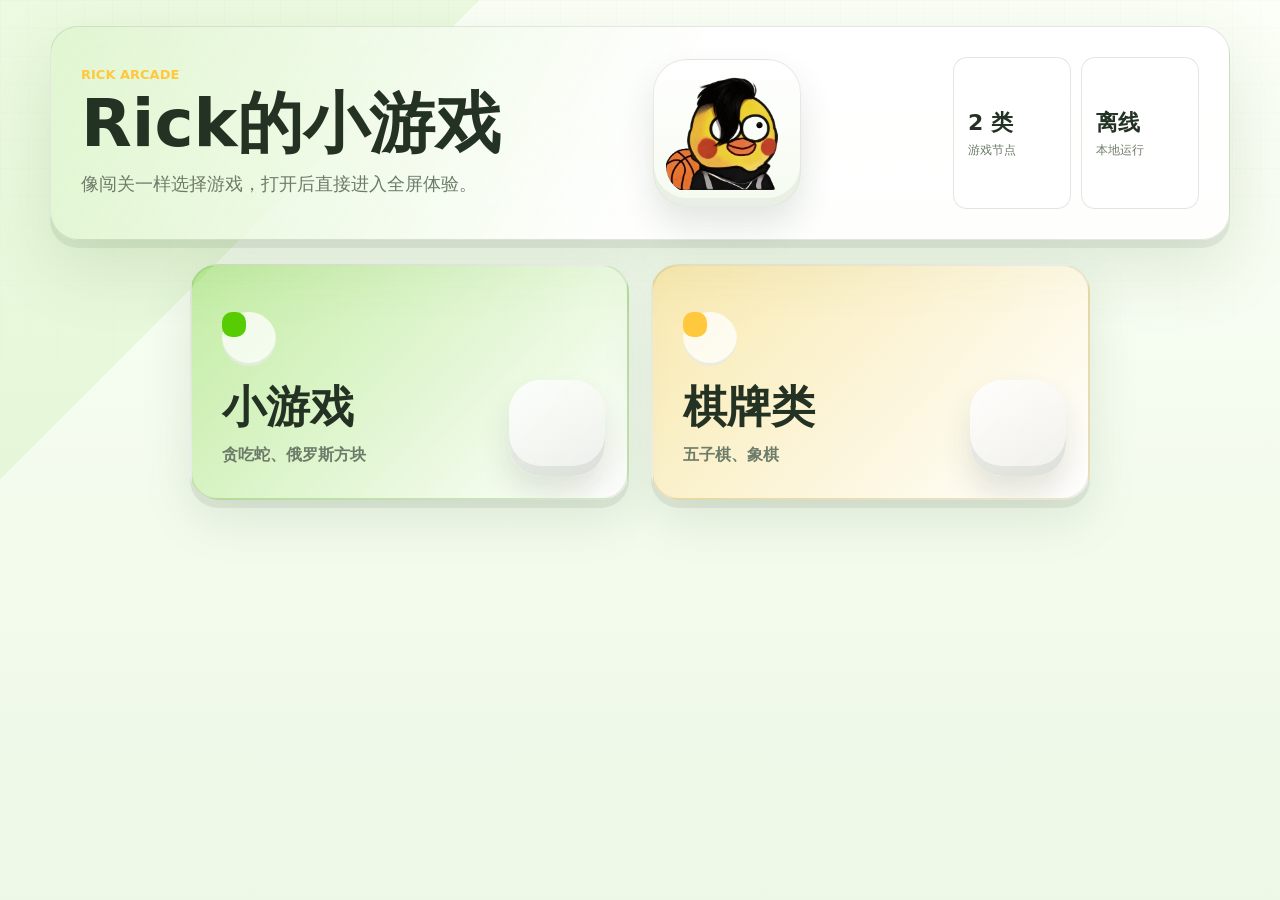
<file: index.html>
<!doctype html>
<html lang="zh-CN">
  <head>
    <meta charset="UTF-8" />
    <meta name="viewport" content="width=device-width, initial-scale=1.0" />
    <title>Rick的小游戏</title>
    <link rel="stylesheet" href="styles.css" />
  </head>
  <body>
    <main class="app-shell">
      <section id="homeScreen" class="home-screen active">
        <section class="hero home-hero">
          <div class="hero-copy">
            <p class="eyebrow">Rick Arcade</p>
            <h1>Rick的小游戏</h1>
            <p class="subtitle">像闯关一样选择游戏，打开后直接进入全屏体验。</p>
          </div>
          <div class="hero-brand" aria-hidden="true">
            <img src="assets/logo-transparent.png" alt="" />
          </div>
          <div class="hero-stats">
            <div><span>2 类</span><small>游戏节点</small></div>
            <div><span>离线</span><small>本地运行</small></div>
          </div>
        </section>

        <section class="category-menu" aria-label="游戏分类">
          <button class="category-card mini-card" data-category="mini">
            <span class="card-mark"></span>
            <strong>小游戏</strong>
            <span>贪吃蛇、俄罗斯方块</span>
          </button>
          <button class="category-card board-card" data-category="board">
            <span class="card-mark"></span>
            <strong>棋牌类</strong>
            <span>五子棋、象棋</span>
          </button>
        </section>
      </section>

      <section id="libraryScreen" class="library-screen">
        <header class="library-header">
          <button id="libraryBackBtn" class="ghost-btn" type="button">返回主页</button>
          <div>
            <p class="eyebrow">Choose Game</p>
            <h1 id="categoryTitle">小游戏</h1>
          </div>
        </header>
        <section id="gameMenu" class="game-menu" aria-label="游戏列表">
          <button class="game-choice snake-choice" data-game="snake" data-category="mini">
            <span class="choice-mark"></span>
            <strong>贪吃蛇</strong>
            <span>摇杆控制，吃果成长</span>
          </button>
          <button class="game-choice tetris-choice" data-game="tetris" data-category="mini">
            <span class="choice-mark"></span>
            <strong>俄罗斯方块</strong>
            <span>左右移动，旋转下落</span>
          </button>
          <button class="game-choice gomoku-choice" data-game="gomoku" data-category="board">
            <span class="choice-mark"></span>
            <strong>五子棋</strong>
            <span>人机或双人对弈</span>
          </button>
          <button class="game-choice xiangqi-choice" data-game="xiangqi" data-category="board">
            <span class="choice-mark"></span>
            <strong>象棋</strong>
            <span>本地引擎人机对战</span>
          </button>
        </section>
      </section>

      <section id="gameScreen" class="game-screen">
        <header class="play-hud">
          <div>
            <p class="eyebrow">Now Playing</p>
            <h1 id="gameTitle">贪吃蛇</h1>
          </div>
          <div class="hud-pills" aria-label="游戏状态">
            <span id="hudScore">0 分</span>
            <span id="hudStatus">准备开始</span>
          </div>
          <button id="settingsBtn" class="settings-btn" type="button">设置</button>
        </header>

        <section class="game-area">
          <canvas id="snakeCanvas" width="480" height="480" class="game-canvas active"></canvas>
          <div id="tetrisWrap" class="tetris-wrap">
            <canvas id="tetrisCanvas" width="300" height="600" class="game-canvas"></canvas>
            <aside class="next-panel" aria-label="下一个方块">
              <small>NEXT</small>
              <canvas id="nextCanvas" width="150" height="150"></canvas>
            </aside>
          </div>
          <canvas id="gomokuCanvas" width="560" height="560" class="game-canvas"></canvas>
          <div id="xiangqiBoard" class="xiangqi-board" aria-label="中国象棋棋盘"></div>

          <div id="snakeStick" class="joystick" aria-label="贪吃蛇方向摇杆">
            <div class="joystick-base">
              <div id="joystickKnob" class="joystick-knob"></div>
            </div>
          </div>

          <div id="tetrisControls" class="tetris-controls" aria-label="俄罗斯方块移动控制">
            <button id="tetrisLeft" type="button" aria-label="左移">←</button>
            <button id="tetrisRotate" type="button" aria-label="旋转">↻</button>
            <button id="tetrisRight" type="button" aria-label="右移">→</button>
            <button id="fallBtn" type="button" aria-label="快速下落">↓</button>
          </div>

          <div id="boardTip" class="board-tip">红方回合</div>
        </section>
      </section>

      <aside class="side-panel utility-panel">
        <div class="score-grid">
          <div><small>分数</small><strong id="score">0</strong></div>
          <div><small>最高</small><strong id="best">0</strong></div>
          <div><small>回合</small><strong id="turn">-</strong></div>
          <div><small>等级</small><strong id="level">1</strong></div>
        </div>
        <div class="hero-stats hidden-status">
          <div><span id="gameLabel">贪吃蛇</span><small>当前游戏</small></div>
          <div><span id="statusLabel">准备开始</span><small>状态</small></div>
        </div>
        <div class="controls">
          <button id="startBtn" class="primary">开始</button>
          <button id="resetBtn">重开</button>
        </div>
        <div class="help">
          <h2 id="helpTitle">操作</h2>
          <p id="helpText">方向键、WASD 或摇杆控制移动。</p>
        </div>
      </aside>
    </main>

    <div id="settingsModal" class="modal" role="dialog" aria-modal="true" aria-labelledby="settingsTitle">
      <div class="modal-card">
        <p class="eyebrow">Paused</p>
        <h2 id="settingsTitle">游戏设置</h2>
        <p id="settingsSummary">游戏已暂停。</p>
        <div id="modalSettings" class="settings modal-settings">
          <label id="speedControl">
            <span>速度</span>
            <select id="snakeSpeed">
              <option value="240" selected>新手</option>
              <option value="180">中速</option>
              <option value="125">高速</option>
              <option value="85">极限</option>
            </select>
          </label>
          <label id="modeControl">
            <span>模式</span>
            <select id="battleMode">
              <option value="human">双人对战</option>
              <option value="ai" selected>人机对战</option>
            </select>
          </label>
          <label id="difficultyControl">
            <span>难度</span>
            <select id="aiLevel">
              <option value="beginner">新手</option>
              <option value="medium" selected>中级</option>
              <option value="master">大师</option>
            </select>
          </label>
        </div>
        <button id="resumeBtn" class="primary">继续游戏</button>
        <button id="settingsRestartBtn">重开本局</button>
        <button id="settingsHomeBtn">返回主页</button>
      </div>
    </div>

    <div id="resultModal" class="modal" role="dialog" aria-modal="true" aria-labelledby="modalTitle">
      <div class="modal-card">
        <p class="eyebrow">本局结束</p>
        <h2 id="modalTitle">游戏结束</h2>
        <p id="modalMessage">本局已经无法继续进行。</p>
        <button id="modalRestart" class="primary">重开本局</button>
      </div>
    </div>

    <script src="vendor/xqwlight/position.js"></script>
    <script src="vendor/xqwlight/search.js"></script>
    <script src="vendor/xqwlight/book.js"></script>
    <script src="vendor/xqwlight/cchess.js"></script>
    <script src="app.js"></script>
  </body>
</html>
</file>
<file: styles.css>
:root {
  color-scheme: light;
  --bg: #f7fbf2;
  --panel: #ffffff;
  --panel-2: #edf7e8;
  --text: #243224;
  --muted: #6d7b69;
  --line: rgba(36, 50, 36, 0.12);
  --gold: #ffc83d;
  --jade: #58cc02;
  --coral: #ff6b5f;
  --blue: #1cb0f6;
  --ink: #151515;
  --shadow-soft: 0 18px 50px rgba(75, 114, 63, 0.14);
  --shadow-press: 0 8px 0 rgba(36, 50, 36, 0.08);
  --radius-lg: 20px;
  --radius-xl: 28px;
}

* {
  box-sizing: border-box;
  -webkit-tap-highlight-color: transparent;
}

button,
select,
canvas,
.xiangqi-board {
  -webkit-tap-highlight-color: transparent;
}

button:focus,
select:focus {
  outline: none;
}

button:focus-visible,
select:focus-visible {
  outline: 3px solid rgba(88, 204, 2, 0.38);
  outline-offset: 3px;
}

body {
  margin: 0;
  min-height: 100vh;
  font-family:
    Inter, "Microsoft YaHei", "PingFang SC", system-ui, -apple-system, sans-serif;
  background:
    linear-gradient(135deg, rgba(88, 204, 2, 0.09) 0 22%, transparent 22% 100%),
    linear-gradient(180deg, #fbfff7 0%, #edf8e6 100%);
  color: var(--text);
  -webkit-font-smoothing: antialiased;
}

body::before {
  content: "";
  position: fixed;
  inset: 0;
  pointer-events: none;
  background-image:
    linear-gradient(rgba(36, 50, 36, 0.035) 1px, transparent 1px),
    linear-gradient(90deg, rgba(36, 50, 36, 0.035) 1px, transparent 1px);
  background-size: 28px 28px;
  mask-image: linear-gradient(180deg, rgba(0, 0, 0, 0.42), transparent 68%);
  opacity: 0.8;
  z-index: 0;
}

button {
  border: 0;
  color: inherit;
  font: inherit;
  cursor: pointer;
}

.app-shell {
  width: min(1180px, calc(100% - 32px));
  margin: 0 auto;
  padding: 26px 0 34px;
  position: relative;
  z-index: 1;
}

.home-screen,
.library-screen,
.game-screen {
  display: none;
}

.home-screen.active,
.library-screen.active,
.game-screen.active {
  display: block;
}

.home-screen.active,
.library-screen.active {
  animation: screenRise 0.28s ease both;
}

@keyframes screenRise {
  from { opacity: 0; transform: translateY(14px) scale(0.992); }
  to { opacity: 1; transform: translateY(0); }
}

.category-menu {
  display: grid;
  grid-template-columns: repeat(2, minmax(0, 1fr));
  gap: 22px;
  margin: 24px auto 0;
  max-width: 900px;
}

.category-card {
  position: relative;
  min-height: 236px;
  border: 2px solid rgba(36, 50, 36, 0.09);
  border-radius: var(--radius-xl);
  color: var(--text);
  padding: 30px;
  text-align: left;
  box-shadow: var(--shadow-press), var(--shadow-soft);
  overflow: hidden;
  transition: transform 0.18s ease, box-shadow 0.18s ease, border-color 0.18s ease, filter 0.18s ease;
  animation: cardIn 0.34s ease both;
}

.category-card:nth-child(2),
.game-choice:nth-child(2) { animation-delay: 0.04s; }
.game-choice:nth-child(3) { animation-delay: 0.08s; }
.game-choice:nth-child(4) { animation-delay: 0.12s; }

.category-card::after {
  content: "";
  position: absolute;
  right: 22px;
  bottom: 22px;
  width: 96px;
  aspect-ratio: 1;
  border-radius: 32px;
  background:
    linear-gradient(135deg, rgba(255, 255, 255, 0.92), rgba(255, 255, 255, 0.36)),
    linear-gradient(180deg, rgba(36, 50, 36, 0.05), rgba(36, 50, 36, 0.12));
  box-shadow: inset 0 -10px 0 rgba(36, 50, 36, 0.08), 0 18px 30px rgba(36, 50, 36, 0.12);
}

.card-mark,
.choice-mark {
  display: inline-grid;
  place-items: center;
  border-radius: 999px;
  background: rgba(255, 255, 255, 0.74);
  box-shadow: inset 0 -3px 0 rgba(36, 50, 36, 0.08);
}

.card-mark {
  width: 54px;
  aspect-ratio: 1;
  margin-bottom: 18px;
}

.card-mark::before,
.choice-mark::before {
  content: "";
  display: block;
  width: 45%;
  aspect-ratio: 1;
  border-radius: 10px;
  background: var(--jade);
}

.category-card:hover {
  transform: translateY(-4px);
  border-color: rgba(88, 204, 2, 0.5);
  box-shadow: 0 12px 0 rgba(36, 50, 36, 0.08), 0 28px 58px rgba(87, 123, 65, 0.18);
  filter: saturate(1.04);
}

.category-card:active,
.game-choice:active,
.ghost-btn:active,
.settings-btn:active {
  transform: translateY(5px);
  box-shadow: 0 3px 0 rgba(36, 50, 36, 0.08), 0 12px 26px rgba(87, 123, 65, 0.1);
}

.category-card strong {
  display: block;
  font-size: 44px;
  line-height: 1.05;
  letter-spacing: 0;
}

.category-card span {
  display: block;
  margin-top: 14px;
  color: var(--muted);
  font-weight: 750;
}

.mini-card { background: linear-gradient(135deg, rgba(88, 204, 2, 0.32), #fff); }
.board-card { background: linear-gradient(135deg, rgba(255, 200, 61, 0.36), #fff); }

.mini-card .card-mark::before { background: var(--jade); }
.board-card .card-mark::before { background: var(--gold); }

.library-header {
  display: grid;
  grid-template-columns: 136px 1fr 136px;
  align-items: center;
  gap: 12px;
  margin: 0 auto 18px;
  max-width: 900px;
  padding: 8px 0;
}

.library-header div {
  grid-column: 2;
  text-align: center;
}

.ghost-btn,
.settings-btn {
  min-height: 50px;
  border: 1px solid var(--line);
  border-radius: 16px;
  background: var(--panel);
  color: var(--text);
  font-weight: 850;
  box-shadow: 0 5px 0 rgba(36, 50, 36, 0.08), 0 14px 26px rgba(87, 123, 65, 0.1);
}

.game-menu {
  display: grid;
  grid-template-columns: repeat(2, minmax(0, 1fr));
  gap: 18px;
  margin: 18px auto 0;
  max-width: 900px;
}

.game-choice {
  position: relative;
  min-height: 168px;
  border: 2px solid rgba(36, 50, 36, 0.08);
  border-radius: 24px;
  background:
    linear-gradient(135deg, rgba(255, 255, 255, 0.92), rgba(255, 255, 255, 0.72)),
    var(--panel);
  color: var(--text);
  padding: 22px 22px 22px 94px;
  text-align: left;
  box-shadow: 0 8px 0 rgba(36, 50, 36, 0.08), 0 18px 48px rgba(87, 123, 65, 0.12);
  transition: transform 0.16s ease, border-color 0.16s ease, background 0.16s ease, box-shadow 0.16s ease;
  overflow: hidden;
  animation: cardIn 0.34s ease both;
}

.choice-mark {
  position: absolute;
  left: 22px;
  top: 24px;
  width: 52px;
  aspect-ratio: 1;
}

.game-choice:hover {
  transform: translateY(-2px);
  border-color: rgba(88, 204, 2, 0.58);
}

.game-choice.active {
  border-color: rgba(88, 204, 2, 0.72);
  box-shadow: 0 8px 0 rgba(88, 204, 2, 0.22), 0 18px 48px rgba(87, 123, 65, 0.16);
}

.game-choice strong {
  display: block;
  font-size: 34px;
  line-height: 1.05;
  letter-spacing: 0;
}

.game-choice span {
  display: block;
  margin-top: 12px;
  color: var(--muted);
  font-size: 15px;
  line-height: 1.5;
}

.snake-choice { background: linear-gradient(135deg, rgba(88, 204, 2, 0.22), rgba(255, 255, 255, 0.86)), var(--panel); }
.tetris-choice { background: linear-gradient(135deg, rgba(28, 176, 246, 0.22), rgba(255, 255, 255, 0.86)), var(--panel); }
.gomoku-choice { background: linear-gradient(135deg, rgba(255, 200, 61, 0.26), rgba(255, 255, 255, 0.86)), var(--panel); }
.xiangqi-choice { background: linear-gradient(135deg, rgba(255, 107, 95, 0.22), rgba(255, 255, 255, 0.86)), var(--panel); }

.snake-choice .choice-mark::before { background: var(--jade); border-radius: 50%; }
.tetris-choice .choice-mark::before { background: var(--blue); }
.gomoku-choice .choice-mark::before { background: var(--gold); border-radius: 50%; }
.xiangqi-choice .choice-mark::before { background: var(--coral); }

.game-header {
  display: grid;
  grid-template-columns: 140px 1fr 100px;
  align-items: center;
  gap: 12px;
  margin-bottom: 12px;
}

.play-hud {
  position: fixed;
  top: 34px;
  left: 24px;
  right: 24px;
  z-index: 10;
  display: flex;
  align-items: center;
  justify-content: space-between;
  gap: 14px;
  pointer-events: none;
  padding: 10px 12px 10px 18px;
  border: 1px solid rgba(36, 50, 36, 0.08);
  border-radius: 22px;
  background: rgba(255, 255, 255, 0.66);
  box-shadow: 0 16px 34px rgba(87, 123, 65, 0.12);
  backdrop-filter: blur(14px);
}

.play-hud > div:first-child {
  flex: 0 0 auto;
  min-width: 112px;
}

.hud-pills {
  display: none;
  gap: 12px;
  align-items: center;
  justify-content: center;
  flex: 1 1 auto;
  min-width: 0;
  pointer-events: none;
}

.hud-pills span,
.board-tip {
  min-height: 48px;
  display: grid;
  place-items: center;
  border-radius: 999px;
  padding: 0 20px;
  background: rgba(255, 255, 255, 0.82);
  color: var(--text);
  font-weight: 900;
  line-height: 1;
  white-space: nowrap;
  word-break: keep-all;
  box-shadow: 0 5px 18px rgba(87, 123, 65, 0.14);
}

.hud-pills span {
  min-width: 104px;
}

.hud-pills #hudStatus {
  min-width: 188px;
}

.board-tip {
  display: none;
  position: absolute;
  left: 50%;
  bottom: 18px;
  transform: translateX(-50%);
  z-index: 4;
  border: 1px solid rgba(36, 50, 36, 0.08);
  background: rgba(255, 255, 255, 0.88);
  backdrop-filter: blur(12px);
}

.board-tip.show {
  display: grid;
}

.play-hud h1 {
  font-size: 32px;
  margin: 0;
  line-height: 1.05;
  white-space: nowrap;
  text-shadow: 0 2px 18px rgba(255, 255, 255, 0.75);
}

.play-hud .eyebrow {
  margin-bottom: 2px;
  white-space: nowrap;
}

.play-hud .settings-btn {
  pointer-events: auto;
  min-width: 104px;
  min-height: 58px;
  white-space: nowrap;
  border-radius: 18px;
  background: linear-gradient(180deg, #fff, #f5faf0);
}

.game-header h1 {
  font-size: clamp(30px, 6vw, 56px);
  text-align: center;
}

.game-header .eyebrow {
  text-align: center;
}

.back-btn {
  min-height: 46px;
  border: 1px solid var(--line);
  border-radius: 14px;
  background: var(--panel);
  color: var(--text);
  font-weight: 850;
  box-shadow: 0 5px 0 rgba(36, 50, 36, 0.08);
}

.compact-hero {
  min-height: 116px;
  padding: 18px 22px;
}

.compact-hero h1 {
  font-size: clamp(28px, 5vw, 44px);
}

.hero {
  display: flex;
  align-items: center;
  justify-content: space-between;
  gap: 24px;
  min-height: 214px;
  padding: 30px;
  border: 1px solid var(--line);
  border-radius: var(--radius-xl);
  background:
    linear-gradient(120deg, rgba(88, 204, 2, 0.18), transparent 52%),
    linear-gradient(180deg, rgba(255, 255, 255, 0.98), rgba(255, 255, 255, 0.82));
  box-shadow: var(--shadow-press), 0 26px 70px rgba(87, 123, 65, 0.16);
}

.hero-copy {
  min-width: 0;
}

.hero-brand {
  flex: 0 0 auto;
  width: min(22vw, 148px);
  aspect-ratio: 1;
  display: grid;
  place-items: center;
  border: 1px solid rgba(36, 50, 36, 0.1);
  border-radius: 34px;
  background: linear-gradient(180deg, #fff, #f5fbf0);
  box-shadow: inset 0 -8px 0 rgba(36, 50, 36, 0.06), 0 18px 34px rgba(36, 50, 36, 0.12);
}

.hero-brand img {
  width: 84%;
  height: 84%;
  object-fit: contain;
  border-radius: 28px;
}

.eyebrow {
  margin: 0 0 10px;
  color: var(--gold);
  font-size: 13px;
  font-weight: 800;
  text-transform: uppercase;
}

h1 {
  margin: 0;
  font-size: 66px;
  line-height: 0.98;
  letter-spacing: 0;
}

.subtitle {
  max-width: 620px;
  margin: 14px 0 0;
  color: var(--muted);
  font-size: 18px;
  line-height: 1.6;
}

.hero-stats {
  display: grid;
  grid-template-columns: repeat(2, minmax(118px, 1fr));
  gap: 10px;
  align-self: stretch;
}

.hero-stats div,
.score-grid div,
.help {
  border: 1px solid var(--line);
  border-radius: 14px;
  background: rgba(255, 255, 255, 0.62);
}

.hero-stats div {
  padding: 14px;
  display: grid;
  align-content: center;
  min-height: 84px;
}

.hero-stats span,
.score-grid strong {
  display: block;
  font-size: 22px;
  font-weight: 850;
}

small {
  display: block;
  margin-top: 4px;
  color: var(--muted);
  font-size: 12px;
}

.game-tabs {
  display: grid;
  grid-template-columns: repeat(4, 1fr);
  gap: 10px;
  margin: 16px 0;
}

.tab,
.controls button {
  min-height: 46px;
  border: 1px solid var(--line);
  border-radius: 8px;
  background: var(--panel);
  color: var(--muted);
  font-weight: 750;
  transition: transform 0.16s ease, background 0.16s ease, color 0.16s ease;
}

.tab:hover,
.controls button:hover {
  transform: translateY(-1px);
  color: var(--text);
}

.tab.active,
.controls .primary {
  background: linear-gradient(135deg, var(--jade), #42a800);
  color: #fff;
}

.stage {
  display: grid;
  grid-template-columns: 280px 1fr;
  gap: 16px;
  align-items: stretch;
}

.game-screen.active {
  position: fixed;
  inset: 0;
  z-index: 5;
  background:
    linear-gradient(135deg, rgba(28, 176, 246, 0.08), transparent 42%),
    linear-gradient(180deg, #f9fff4, #eaf7e3);
  overflow: hidden;
}

.game-screen .game-area {
  position: fixed;
  inset: 0;
  display: grid;
  place-items: center;
  min-height: 100vh;
  padding: 118px 12px 18px;
  overflow: hidden;
  border: 0;
  border-radius: 0;
  box-shadow: none;
  background: transparent;
}

.game-screen[data-game="tetris"] .game-area {
  align-items: start;
  padding-top: 116px;
  padding-bottom: 154px;
}

.utility-panel {
  display: none;
}

.side-panel,
.game-area {
  border: 1px solid var(--line);
  border-radius: 20px;
  background: rgba(255, 255, 255, 0.88);
  box-shadow: 0 8px 0 rgba(36, 50, 36, 0.08), 0 18px 50px rgba(87, 123, 65, 0.12);
}

.side-panel {
  padding: 16px;
}

.score-grid {
  display: grid;
  grid-template-columns: repeat(2, 1fr);
  gap: 10px;
}

.score-grid div {
  min-height: 82px;
  padding: 13px;
}

.controls {
  display: grid;
  grid-template-columns: 1fr 1fr;
  gap: 10px;
  margin: 16px 0;
}

.settings {
  display: grid;
  gap: 10px;
  margin-bottom: 16px;
}

.settings.hidden {
  display: none;
}

.settings label {
  display: grid;
  gap: 7px;
  color: var(--muted);
  font-size: 13px;
  font-weight: 750;
}

.settings select {
  width: 100%;
  min-height: 42px;
  border: 1px solid var(--line);
  border-radius: 8px;
  background: var(--panel-2);
  color: var(--text);
  padding: 0 12px;
  font: inherit;
}

.settings .hidden {
  display: none;
}

.modal-settings {
  margin: 0 0 16px;
  padding: 12px;
  border: 1px solid rgba(36, 50, 36, 0.1);
  border-radius: 18px;
  background: rgba(255, 255, 255, 0.64);
  box-shadow: inset 0 0 0 1px rgba(255, 255, 255, 0.48);
}

.modal-settings label {
  grid-template-columns: 64px 1fr;
  align-items: center;
  min-height: 50px;
  color: var(--text);
  text-align: left;
}

.modal-settings label + label {
  border-top: 1px solid rgba(36, 50, 36, 0.08);
  padding-top: 10px;
}

.modal-settings label.hidden + label {
  border-top: 0;
  padding-top: 0;
}

.modal-settings span {
  font-weight: 900;
}

.modal-settings select {
  min-height: 46px;
  border-radius: 14px;
  background: #fff;
  font-weight: 850;
  box-shadow: 0 4px 0 rgba(36, 50, 36, 0.06);
}

.help {
  padding: 16px;
}

.help h2 {
  margin: 0 0 10px;
  font-size: 18px;
}

.help p {
  margin: 0;
  color: var(--muted);
  line-height: 1.65;
}

.game-area {
  position: relative;
  display: grid;
  place-items: center;
  min-height: 680px;
  padding: 22px;
  overflow: auto;
}

.fall-btn {
  min-width: 88px;
}

.joystick,
.tetris-controls {
  display: none;
  min-width: 86px;
}

.joystick.show {
  display: grid;
}

.joystick {
  position: absolute;
  left: 24px;
  bottom: 24px;
  width: 126px;
  aspect-ratio: 1;
  place-items: center;
  touch-action: none;
  user-select: none;
}

.joystick-base {
  position: relative;
  width: 112px;
  aspect-ratio: 1;
  border: 1px solid rgba(255, 255, 255, 0.28);
  border-radius: 50%;
  background:
    radial-gradient(circle at 50% 50%, rgba(255, 255, 255, 0.18), rgba(255, 255, 255, 0.05) 62%, rgba(255, 255, 255, 0.12));
  box-shadow: 0 16px 36px rgba(0, 0, 0, 0.34);
  backdrop-filter: blur(10px);
}

.joystick-knob {
  position: absolute;
  left: 50%;
  top: 50%;
  width: 48px;
  aspect-ratio: 1;
  border-radius: 50%;
  transform: translate(-50%, -50%);
  background: linear-gradient(135deg, var(--gold), #f6d48a);
  box-shadow: 0 8px 18px rgba(0, 0, 0, 0.28);
  transition: transform 0.08s ease;
}

.tetris-controls.show {
  display: grid;
}

.tetris-controls {
  position: absolute;
  left: 50%;
  bottom: 18px;
  transform: translateX(-50%);
  grid-template-columns: repeat(3, minmax(68px, 1fr));
  gap: 12px;
  width: min(360px, calc(100% - 28px));
  padding: 10px;
  border: 1px solid rgba(36, 50, 36, 0.12);
  border-radius: 24px;
  background: rgba(255, 255, 255, 0.68);
  box-shadow: 0 18px 36px rgba(45, 72, 35, 0.18);
  backdrop-filter: blur(14px);
}

.tetris-controls button {
  display: grid;
  place-items: center;
  min-height: 58px;
  border-radius: 18px;
  background: #fff;
  color: var(--text);
  font-size: 28px;
  font-weight: 950;
  border: 1px solid rgba(36, 50, 36, 0.12);
  box-shadow: 0 6px 0 rgba(36, 50, 36, 0.12), 0 12px 22px rgba(87, 123, 65, 0.12);
  touch-action: manipulation;
}

.tetris-controls button:active {
  transform: translateY(4px);
  box-shadow: 0 2px 0 rgba(36, 50, 36, 0.13), 0 8px 16px rgba(87, 123, 65, 0.1);
}

.tetris-controls #fallBtn {
  grid-column: 1 / -1;
  background: linear-gradient(135deg, var(--jade), #2e9d80);
  color: #fff;
  min-height: 54px;
  font-size: 32px;
}

.tetris-controls #tetrisRotate {
  background: linear-gradient(135deg, var(--blue), #1687d9);
  color: #fff;
}

.game-canvas {
  display: none;
  max-width: 100%;
  height: auto;
  border-radius: 8px;
  background: #101416;
  box-shadow: inset 0 0 0 1px var(--line), 0 22px 70px rgba(0, 0, 0, 0.28);
}

.game-screen.active .game-canvas {
  max-height: calc(100vh - 96px);
}

.game-screen.active #snakeCanvas,
.game-screen.active #gomokuCanvas {
  width: min(94vw, calc(100vh - 100px));
}

.game-screen.active #tetrisCanvas {
  height: min(calc(100vh - 246px), 580px);
  width: auto;
}

.game-canvas.active,
.xiangqi-board.active,
.tetris-wrap.active {
  display: block;
}

.tetris-wrap {
  display: none;
  position: relative;
  grid-template-columns: auto minmax(116px, 144px);
  gap: 14px;
  align-items: start;
  justify-content: center;
  max-width: calc(100vw - 28px);
}

.tetris-wrap.active {
  display: grid;
}

.tetris-wrap .game-canvas {
  display: block;
  border: 6px solid #243224;
  border-radius: 18px;
  background: #0f171a;
  box-shadow:
    inset 0 0 0 1px rgba(255, 255, 255, 0.08),
    0 18px 0 rgba(36, 50, 36, 0.16),
    0 30px 54px rgba(28, 48, 30, 0.24);
}

.next-panel {
  border: 1px solid rgba(36, 50, 36, 0.12);
  border-radius: 18px;
  background: rgba(255, 255, 255, 0.82);
  padding: 12px;
  box-shadow: 0 8px 0 rgba(36, 50, 36, 0.1), 0 18px 36px rgba(87, 123, 65, 0.14);
  backdrop-filter: blur(12px);
}

.next-panel small {
  display: block;
  margin: 0 0 10px;
  color: var(--muted);
  font-size: 12px;
  font-weight: 950;
  letter-spacing: 0;
}

#nextCanvas {
  width: 100%;
  height: auto;
  border-radius: 14px;
  background: #0f171a;
  box-shadow: inset 0 0 0 1px rgba(255, 255, 255, 0.08);
}

.xiangqi-board {
  display: none;
  position: relative;
  width: min(94vw, 650px, calc((100vh - 128px) * 0.9));
  aspect-ratio: 9 / 10;
  border: 8px solid #4b2b17;
  border-radius: 14px;
  background:
    linear-gradient(90deg, rgba(98, 59, 24, 0.14), transparent 8%, transparent 92%, rgba(98, 59, 24, 0.14)),
    radial-gradient(circle at 20% 12%, rgba(255, 239, 183, 0.72), rgba(255, 239, 183, 0) 28%),
    linear-gradient(180deg, #efc57b 0%, #dfae61 50%, #edc174 100%);
  box-shadow:
    inset 0 0 0 5px rgba(255, 237, 176, 0.25),
    inset 0 0 0 15px rgba(87, 48, 21, 0.13),
    inset 0 0 42px rgba(75, 39, 15, 0.2),
    0 24px 58px rgba(46, 29, 14, 0.24);
  overflow: visible;
  touch-action: manipulation;
}

.x-grid {
  position: absolute;
  inset: 0;
  width: 100%;
  height: 100%;
  overflow: visible;
  pointer-events: none;
  z-index: 0;
}

.grid-line,
.palace-line,
.grid-mark {
  fill: none;
  stroke: rgba(72, 43, 21, 0.78);
  stroke-width: 3;
  stroke-linecap: square;
  vector-effect: non-scaling-stroke;
}

.palace-line {
  stroke-width: 3.3;
}

.grid-mark {
  stroke-width: 2.3;
  stroke-linecap: round;
}

.x-river {
  position: absolute;
  left: 8.6%;
  right: 8.6%;
  top: 46%;
  height: 8%;
  display: grid;
  place-items: center;
  border: 0;
  color: rgba(91, 55, 24, 0.56);
  font-size: clamp(22px, 5vw, 38px);
  font-weight: 900;
  letter-spacing: 0;
  pointer-events: none;
  z-index: 1;
  text-shadow: 0 1px 0 rgba(255, 230, 165, 0.8);
}

.piece {
  position: absolute;
  display: grid;
  place-items: center;
  width: min(9.4%, 62px);
  min-width: 34px;
  aspect-ratio: 1;
  transform: translate(-50%, -50%);
  border-radius: 50%;
  border: 4px solid #71401f;
  background:
    radial-gradient(circle at 34% 27%, #fff7d4 0 34%, #f1d396 66%, #d39d57 100%);
  color: #1c1712;
  font-size: clamp(18px, 3.45vw, 29px);
  font-weight: 900;
  box-shadow:
    inset 0 -4px 0 rgba(103, 58, 24, 0.18),
    0 5px 0 rgba(68, 36, 18, 0.56),
    0 13px 24px rgba(35, 20, 12, 0.28);
  z-index: 4;
  touch-action: manipulation;
  transition: transform 0.12s ease, box-shadow 0.12s ease, outline-color 0.12s ease;
}

.piece.red {
  color: #c52a23;
  border-color: #8a4926;
}

.piece.selected {
  transform: translate(-50%, -56%);
  outline: 4px solid rgba(88, 204, 2, 0.95);
  outline-offset: 4px;
  box-shadow:
    inset 0 -4px 0 rgba(103, 58, 24, 0.18),
    0 7px 0 rgba(68, 36, 18, 0.52),
    0 18px 30px rgba(35, 20, 12, 0.3),
    0 0 0 10px rgba(88, 204, 2, 0.16);
}

.piece.in-check {
  outline: 4px solid rgba(255, 63, 52, 0.95);
  outline-offset: 4px;
  box-shadow:
    inset 0 -4px 0 rgba(103, 58, 24, 0.18),
    0 7px 0 rgba(68, 36, 18, 0.52),
    0 16px 30px rgba(35, 20, 12, 0.28),
    0 0 0 12px rgba(255, 63, 52, 0.18);
}

.move-dot {
  position: absolute;
  width: clamp(18px, 4.8%, 34px);
  aspect-ratio: 1;
  transform: translate(-50%, -50%);
  border-radius: 50%;
  border: 3px solid rgba(255, 255, 255, 0.86);
  background: rgba(88, 204, 2, 0.82);
  box-shadow: 0 0 0 8px rgba(88, 204, 2, 0.18), 0 10px 18px rgba(56, 112, 38, 0.18);
  z-index: 5;
}

.move-dot.capture {
  background: rgba(255, 107, 95, 0.9);
  box-shadow: 0 0 0 8px rgba(255, 107, 95, 0.2), 0 10px 18px rgba(120, 44, 34, 0.18);
}

.modal {
  position: fixed;
  inset: 0;
  z-index: 20;
  display: none;
  place-items: end center;
  padding: 22px;
  background: rgba(20, 30, 22, 0.36);
  backdrop-filter: blur(10px);
}

.modal.show {
  display: grid;
}

.modal-card {
  width: min(460px, 100%);
  border: 1px solid var(--line);
  border-radius: 26px;
  background: linear-gradient(180deg, #ffffff, #f4fbef);
  padding: 26px;
  box-shadow: 0 28px 90px rgba(32, 52, 28, 0.3);
  text-align: center;
  animation: sheetIn 0.22s ease both;
}

.modal-card h2 {
  margin: 6px 0 12px;
  font-size: 32px;
  color: var(--text);
}

.modal-card p {
  margin: 0 0 18px;
  color: var(--muted);
  line-height: 1.65;
}

.modal-card button {
  width: 100%;
  min-height: 52px;
  margin-top: 10px;
  border-radius: 16px;
  background: #fff;
  color: var(--text);
  font-weight: 850;
  border: 1px solid rgba(36, 50, 36, 0.1);
  box-shadow: 0 5px 0 rgba(36, 50, 36, 0.08);
}

.modal-card button.primary {
  background: linear-gradient(135deg, var(--jade), #39a900);
  color: #fff;
  border-color: rgba(45, 145, 0, 0.2);
}

.modal-card button:active {
  transform: translateY(4px);
  box-shadow: 0 1px 0 rgba(36, 50, 36, 0.08);
}

@keyframes sheetIn {
  from { opacity: 0; transform: translateY(22px) scale(0.98); }
  to { opacity: 1; transform: translateY(0) scale(1); }
}

@keyframes cardIn {
  from { opacity: 0; transform: translateY(12px) scale(0.98); }
  to { opacity: 1; transform: translateY(0) scale(1); }
}

@media (max-width: 860px) {
  .app-shell {
    width: min(100% - 20px, 680px);
    padding: 10px 0 20px;
  }

  .play-hud {
    top: 30px;
    left: 18px;
    right: 18px;
    gap: 10px;
    padding: 8px 10px 8px 14px;
    border-radius: 20px;
  }

  .play-hud > div:first-child {
    min-width: 86px;
  }

  .play-hud h1 {
    font-size: 28px;
  }

  .play-hud .eyebrow {
    font-size: 13px;
  }

  .hud-pills {
    gap: 8px;
  }

  .hud-pills span {
    min-width: 82px;
    min-height: 46px;
    padding: 0 14px;
    font-size: 20px;
  }

  .hud-pills #hudStatus {
    min-width: 154px;
    font-size: 19px;
  }

  .play-hud .settings-btn {
    min-width: 96px;
    min-height: 54px;
  }

  .game-menu {
    grid-template-columns: 1fr;
    gap: 12px;
  }

  .category-menu {
    grid-template-columns: 1fr;
    gap: 14px;
  }

  .category-card {
    min-height: 168px;
    border-radius: 24px;
    padding: 22px;
  }

  .category-card strong {
    font-size: 34px;
  }

  .category-card::after {
    width: 64px;
    right: 18px;
    bottom: 18px;
    border-radius: 20px;
  }

  .game-choice {
    min-height: 124px;
    padding: 18px 18px 18px 82px;
    border-radius: 20px;
  }

  .choice-mark {
    left: 18px;
    top: 20px;
    width: 46px;
  }

  .game-choice strong {
    font-size: 28px;
  }

  .game-header {
    grid-template-columns: 1fr 1fr;
    gap: 10px;
  }

  .game-header div {
    grid-column: 1 / -1;
    grid-row: 1;
  }

  .game-header h1 {
    font-size: 34px;
  }

  .back-btn {
    grid-row: 2;
  }

  .compact-hero {
    display: none;
  }

  .hero,
  .stage {
    grid-template-columns: 1fr;
  }

  .hero {
    display: block;
    padding: 22px;
    min-height: 0;
  }

  .hero-brand {
    width: 96px;
    margin-top: 20px;
    border-radius: 24px;
  }

  h1 {
    font-size: 46px;
  }

  .hero-stats {
    margin-top: 18px;
  }

  .game-tabs {
    grid-template-columns: repeat(2, 1fr);
  }

  .game-area {
    min-height: 420px;
    padding: 12px;
  }

  .joystick {
    left: 14px;
    bottom: 14px;
    width: 110px;
  }

  .joystick-base {
    width: 100px;
  }

  .joystick-knob {
    width: 42px;
  }

  .tetris-wrap {
    grid-template-columns: auto 76px;
    gap: 8px;
    max-width: calc(100vw - 14px);
  }

  .next-panel {
    width: 76px;
    padding: 8px;
    border-radius: 14px;
    margin: 0;
  }

  .next-panel small {
    margin-bottom: 6px;
    font-size: 10px;
  }

  .game-screen.active #tetrisCanvas {
    height: min(calc(100vh - 250px), 540px);
  }

  .tetris-wrap .game-canvas {
    border-width: 4px;
    border-radius: 14px;
  }

  .tetris-controls {
    bottom: 12px;
    grid-template-columns: repeat(3, minmax(58px, 1fr));
    gap: 8px;
    width: min(328px, calc(100% - 20px));
    padding: 8px;
    border-radius: 20px;
  }

  .tetris-controls button {
    min-height: 50px;
    border-radius: 15px;
    font-size: 24px;
  }

  .tetris-controls #fallBtn {
    min-height: 48px;
    font-size: 28px;
  }

  .xiangqi-board {
    width: min(94vw, 620px);
  }

  .modal {
    padding: 14px;
  }

  .modal-card {
    border-radius: 24px;
    padding: 22px;
  }
}

@media (pointer: fine) and (min-width: 861px) {
  .joystick.show,
  .tetris-controls.show {
    display: none;
  }
}
</file>
